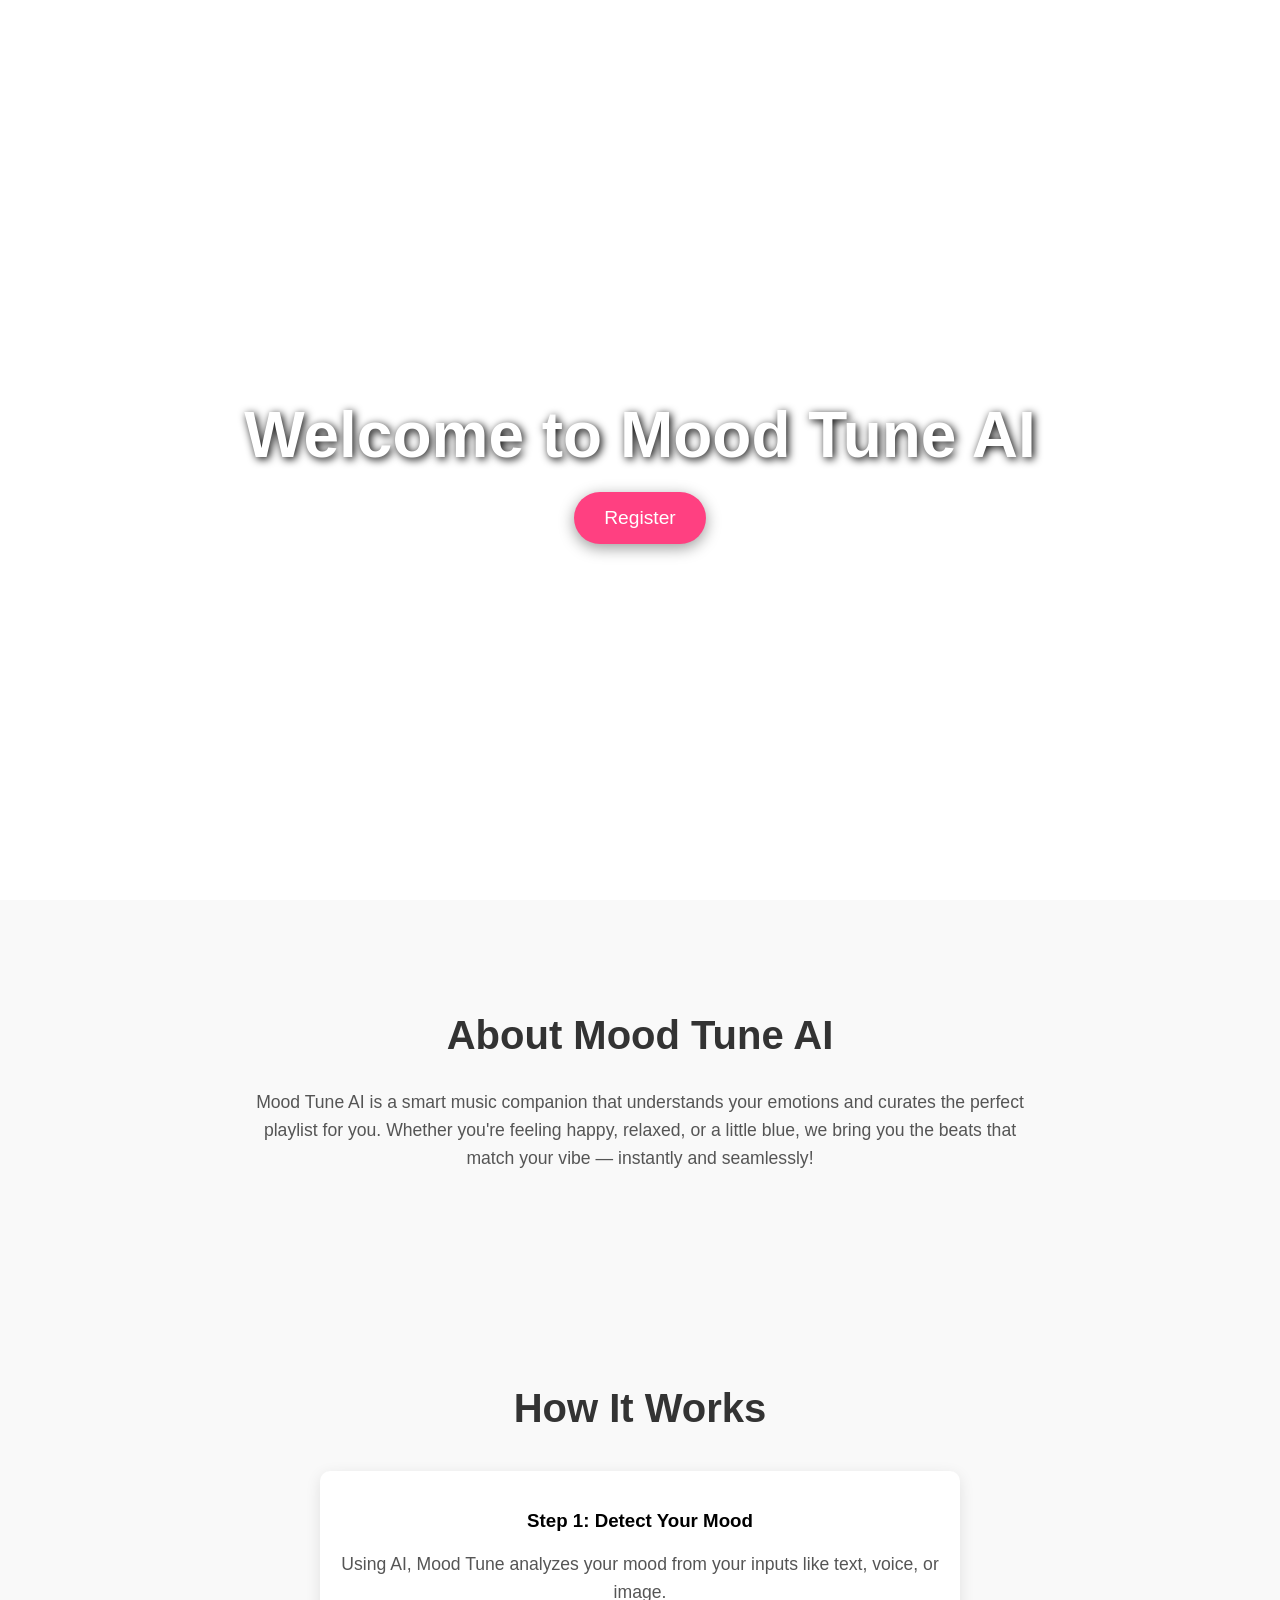
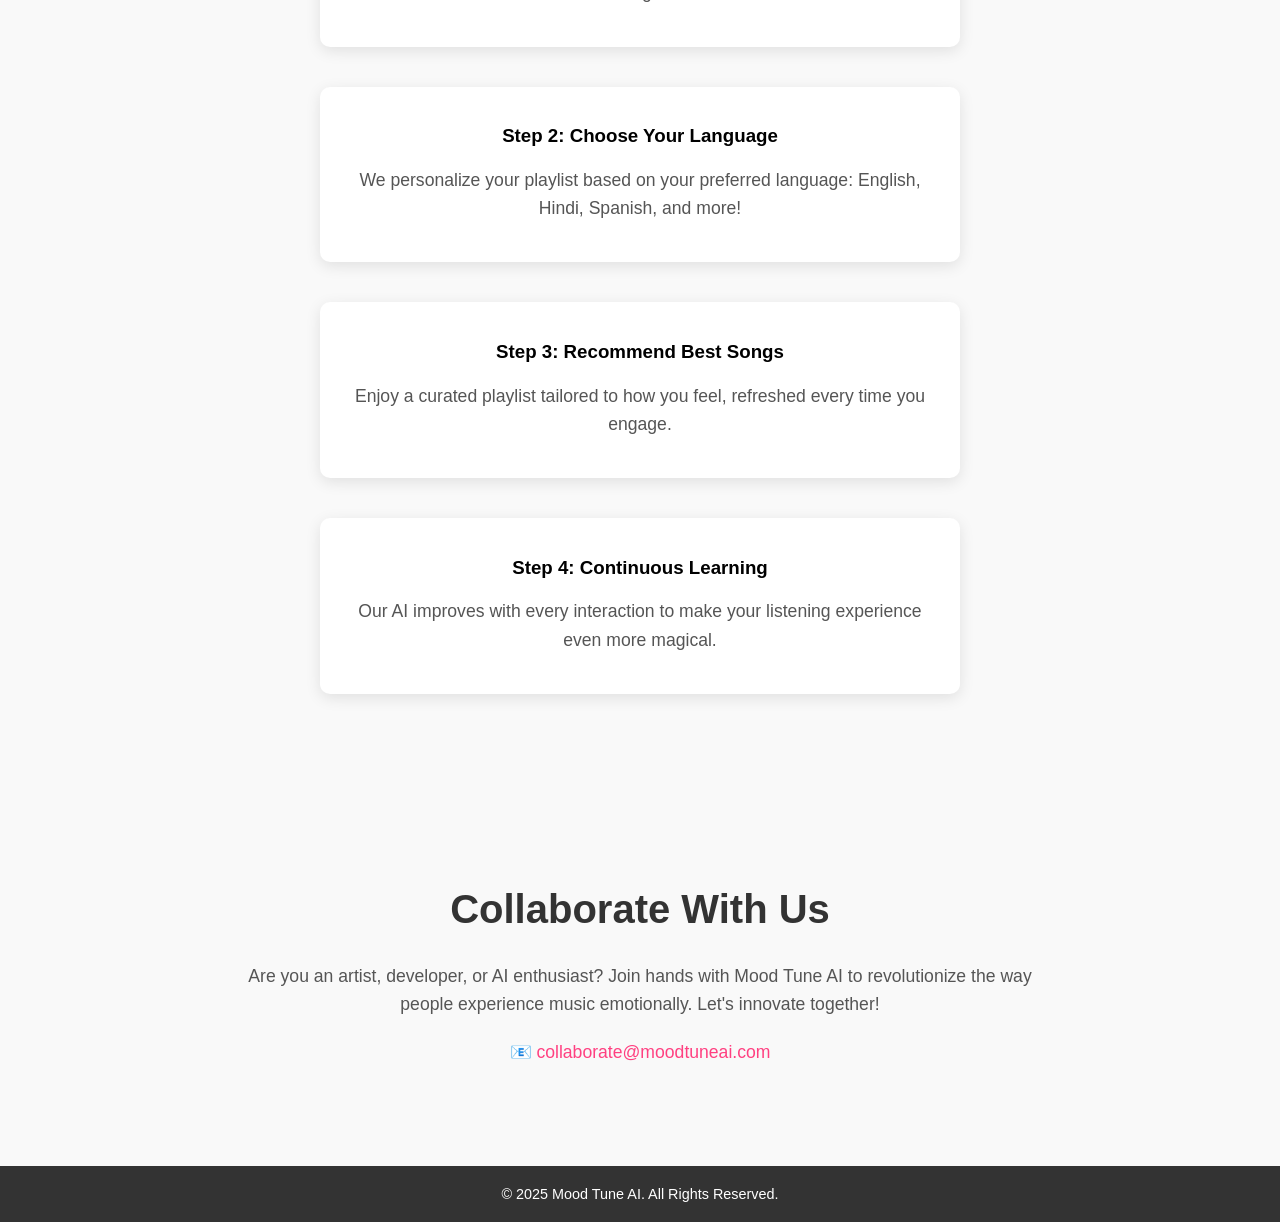
<file: index.html>
<!DOCTYPE html>
<html lang="en">

<head>
    <meta charset="UTF-8">
    <meta name="viewport" content="width=device-width, initial-scale=1">
    <title>Welcome to Mood Tune AI</title>
    <style>
        body,
        html {
            margin: 0;
            padding: 0;
            font-family: 'Poppins', sans-serif;
            scroll-behavior: smooth;
        }

        /* Hero Section */
        .hero {
            background: url('https://code-care.com/wp-content/uploads/2021/04/How-to-create-your-own-music-streaming-app.jpg') no-repeat center center/cover;
            height: 100vh;
            color: white;
            display: flex;
            flex-direction: column;
            justify-content: center;
            align-items: center;
            text-shadow: 2px 2px 8px #000;
            text-align: center;
        }

        .hero h1 {
            font-size: 4rem;
            margin-bottom: 20px;
        }

        .hero button {
            padding: 15px 30px;
            font-size: 1.2rem;
            border: none;
            border-radius: 30px;
            background: #ff4081;
            color: white;
            cursor: pointer;
            transition: background 0.3s ease;
            box-shadow: 0 4px 15px rgba(0, 0, 0, 0.4);
        }

        .hero button:hover {
            background: #e91e63;
        }

        section {
            padding: 80px 20px;
            text-align: center;
        }

        .description,
        .how-it-works,
        .collaboration {
            background: #f9f9f9;
        }

        h2 {
            font-size: 2.5rem;
            margin-bottom: 30px;
            color: #333;
        }

        p {
            max-width: 800px;
            margin: 0 auto 20px;
            font-size: 1.1rem;
            color: #555;
            line-height: 1.6;
        }

        /* Roadmap Style */
        .roadmap {
            display: flex;
            flex-direction: column;
            align-items: center;
            gap: 40px;
            margin-top: 40px;
        }

        .roadmap-step {
            background: white;
            border-radius: 10px;
            padding: 20px;
            max-width: 600px;
            box-shadow: 0 4px 15px rgba(0, 0, 0, 0.1);
            transition: transform 0.3s ease;
        }

        .roadmap-step:hover {
            transform: scale(1.02);
        }

        /* Footer */
        footer {
            background: #333;
            color: white;
            text-align: center;
            padding: 20px 10px;
            font-size: 0.9rem;
        }

        a {
            text-decoration: none;
            color: #ff4081;
        }

        a:hover {
            text-decoration: underline;
        }
    </style>
</head>

<body>

    <!-- Hero Section -->
    <div class="hero">
        <h1>Welcome to Mood Tune AI</h1>
        <button onclick="redirectToLogin()">Register</button>
    </div>

    <!-- Description Section -->
    <section class="description">
        <h2>About Mood Tune AI</h2>
        <p>
            Mood Tune AI is a smart music companion that understands your emotions and curates the perfect playlist for
            you. Whether you're feeling happy, relaxed, or a little blue, we bring you the beats that match your vibe —
            instantly and seamlessly!
        </p>
    </section>

    <!-- How It Works Section -->
    <section class="how-it-works">
        <h2>How It Works</h2>

        <div class="roadmap">
            <div class="roadmap-step">
                <h3>Step 1: Detect Your Mood</h3>
                <p>Using AI, Mood Tune analyzes your mood from your inputs like text, voice, or image.</p>
            </div>
            <div class="roadmap-step">
                <h3>Step 2: Choose Your Language</h3>
                <p>We personalize your playlist based on your preferred language: English, Hindi, Spanish, and more!</p>
            </div>
            <div class="roadmap-step">
                <h3>Step 3: Recommend Best Songs</h3>
                <p>Enjoy a curated playlist tailored to how you feel, refreshed every time you engage.</p>
            </div>
            <div class="roadmap-step">
                <h3>Step 4: Continuous Learning</h3>
                <p>Our AI improves with every interaction to make your listening experience even more magical.</p>
            </div>
        </div>
    </section>

    <!-- Collaboration Section -->
    <section class="collaboration">
        <h2>Collaborate With Us</h2>
        <p>
            Are you an artist, developer, or AI enthusiast? Join hands with Mood Tune AI to revolutionize the way people
            experience music emotionally. Let's innovate together!
        </p>
        <p>📧 <a href="mailto:collaborate@moodtuneai.com">collaborate@moodtuneai.com</a></p>
    </section>

    <!-- Footer -->
    <footer>
        &copy; 2025 Mood Tune AI. All Rights Reserved.
    </footer>

    <script>
        function redirectToLogin() {
            window.location.href = 'Login.html';
        }
    </script>

</body>

</html>
</file>
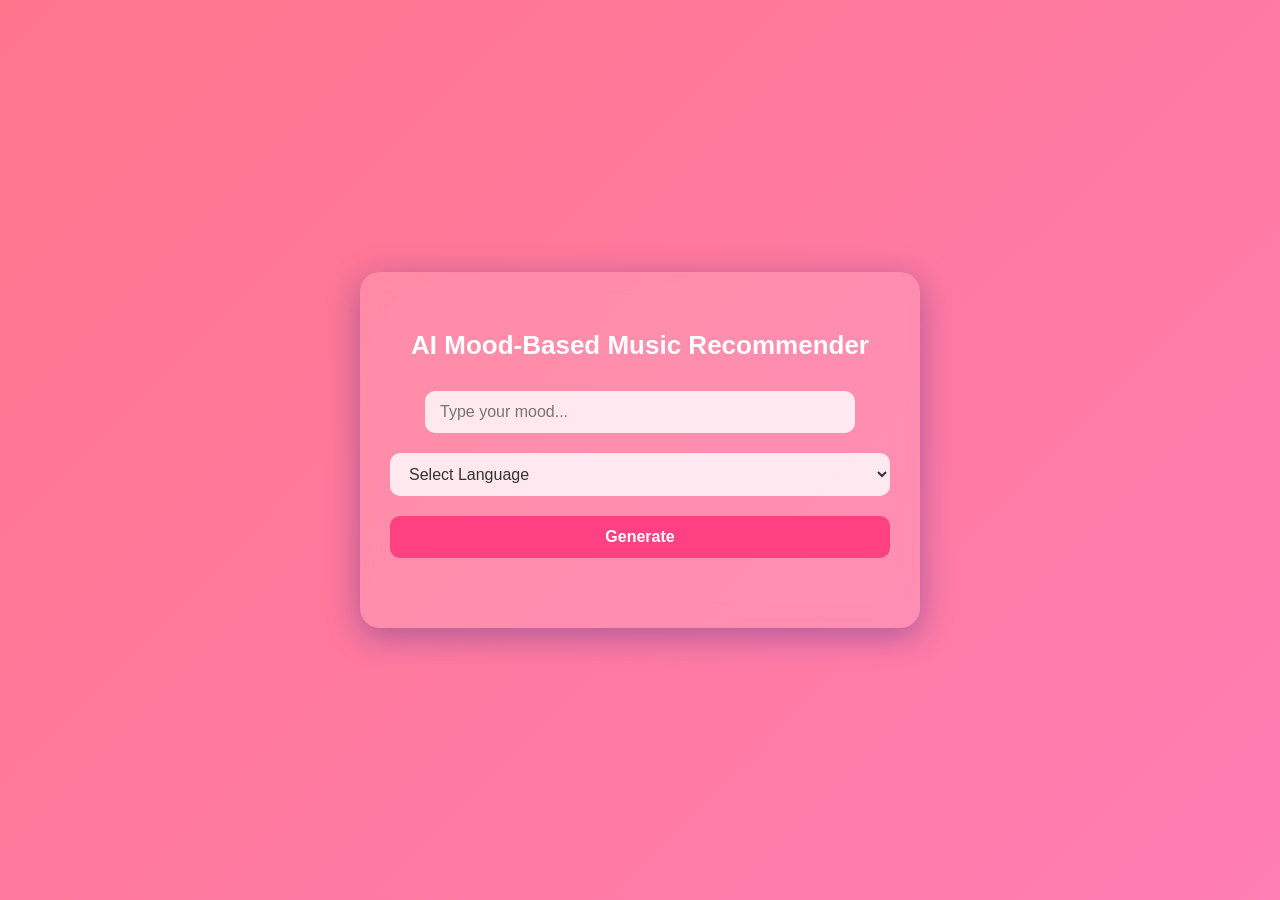
<file: Home.html>
<!DOCTYPE html>
<html lang="en">

<head>
    <meta charset="UTF-8" />
    <meta name="viewport" content="width=device-width, initial-scale=1" />
    <title>AI Mood-Based Music Recommender</title>
    <link rel="stylesheet" href="css/home.css">
</head>

<body>

    <div class="container">
        <h1>AI Mood-Based Music Recommender</h1>

        <input type="text" id="moodInput" class="mood-input" placeholder="Type your mood..." />
        <select id="languageSelect">
            <option value="">Select Language</option>
            <option value="English">English</option>
            <option value="Hindi">Hindi</option>
            <option value="Spanish">Spanish</option>
        </select>
        <button onclick="generateMusic()">Generate</button>

        <div id="output"></div>

        <div id="playerSection" style="display:none;">
            <audio id="audioPlayer" controls></audio>

           <div class="controls">
    <button onclick="prevSong()">⏮</button>
    <button onclick="togglePlayPause()">▶️</button>
    <button onclick="forwardSong()">⏩</button>
    <button onclick="nextSong()">⏭</button>
</div>
        </div>
    </div>

 <script src="js/home.js"></script>
</body>

</html>
</file>
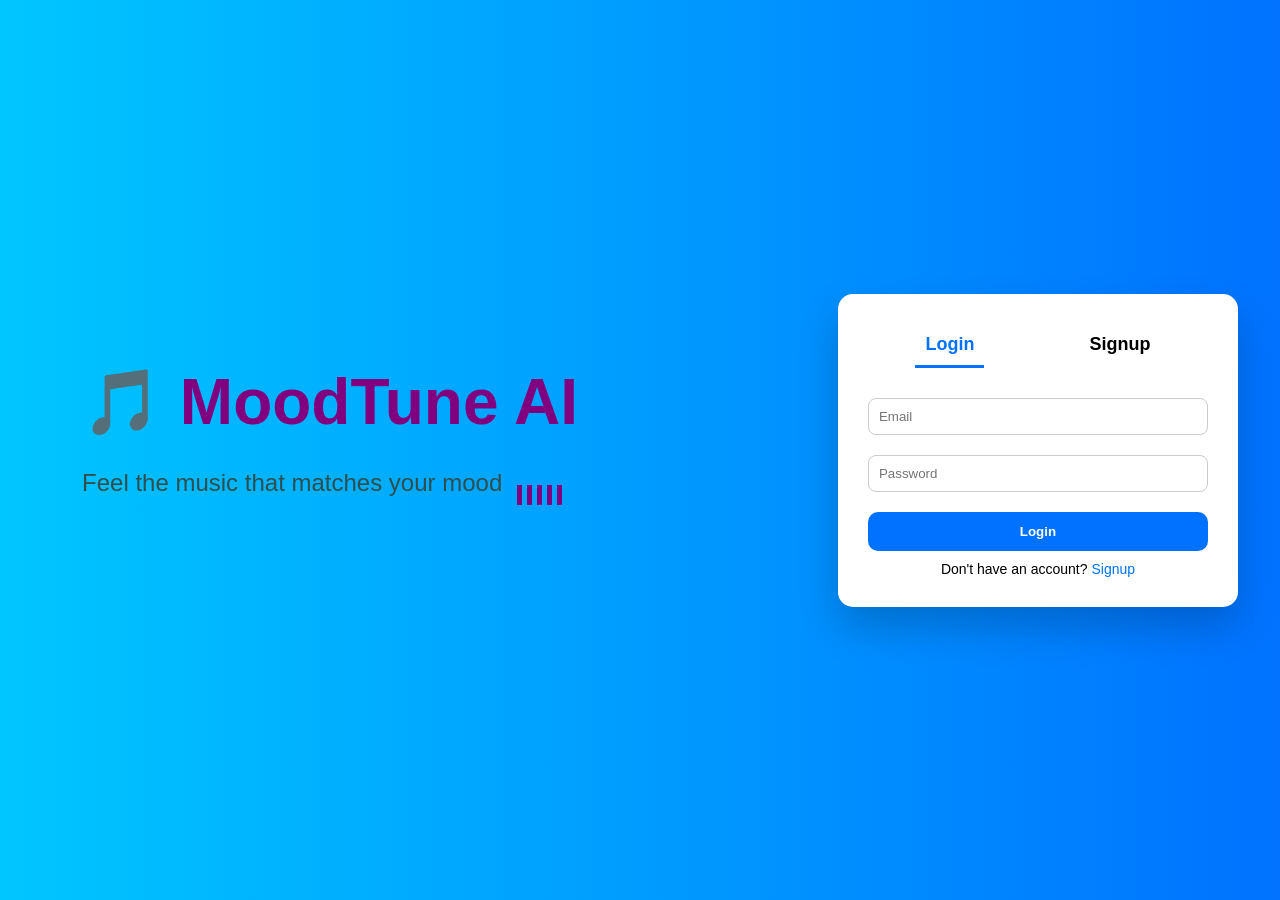
<file: Login.html>
<!DOCTYPE html>
<html lang="en">

<head>
  <meta charset="UTF-8" />
  <meta name="viewport" content="width=device-width, initial-scale=1.0" />
  <title>Login & Signup</title>
  <link rel="stylesheet" href="style.css" />
</head>

<body>
  <div class="header-section">
    <h1 class="project-title">🎵 MoodTune AI</h1>

    <div class="tagline-animation">
      <p class="project-tagline">Feel the music that matches your mood</p>
      <div class="music-animation">
        <span></span><span></span><span></span><span></span><span></span>
      </div>
    </div>
  </div>
  <div class="container">
    <div class="tabs">
      <button id="login-tab" class="active">Login</button>
      <button id="signup-tab">Signup</button>
    </div>

    <form id="login-form" class="active">
      <input type="email" id="login-email" placeholder="Email" required />
      <input type="password" id="login-password" placeholder="Password" required />
      <button type="submit" class="submit">Login</button>
      <div class="message">Don't have an account? <a href="#" onclick="switchTab('signup')">Signup</a></div>
    </form>

    <form id="signup-form">
      <input type="text" id="signup-name" placeholder="Full Name" required />
      <input type="email" id="signup-email" placeholder="Email" required />
      <input type="password" id="signup-password" placeholder="Password" required />
      <button type="submit" class="submit">Signup</button>
      <div class="message">Already have an account? <a href="#" onclick="switchTab('login')">Login</a></div>
    </form>
  </div>

  <script src="script.js"></script>
</body>

</html>
</file>
<file: css/home.css>
body {
    margin: 0;
    font-family: 'Poppins', sans-serif;
    background: linear-gradient(135deg, #ff758c, #ff7eb3);
    height: 100vh;
    display: flex;
    align-items: center;
    justify-content: center;
}

.container {
    background: rgba(255, 255, 255, 0.15);
    border-radius: 20px;
    padding: 40px 30px;
    box-shadow: 0 8px 32px 0 rgba(31, 38, 135, 0.37);
    backdrop-filter: blur(10px);
    text-align: center;
    width: 90%;
    max-width: 500px;
    color: white;
}

h1 {
    font-size: 26px;
    margin-bottom: 30px;
    font-weight: 700;
}

input,
select,
button {
    width: 100%;
    padding: 12px 15px;
    margin: 10px 0;
    border: none;
    border-radius: 10px;
    font-size: 1rem;
    outline: none;
}

.mood-input {
    width: 80%;
    margin: 0 auto 10px;
    display: block;
    background: rgba(255, 255, 255, 0.8);
    color: #333;
}

select {
    background: rgba(255, 255, 255, 0.8);
    color: #333;
}

button {
    background: #ff4081;
    color: white;
    font-weight: bold;
    cursor: pointer;
    transition: background 0.3s ease;
}

button:hover {
    background: #e91e63;
}

audio {
    width: 100%;
    margin-top: 20px;
}

.controls {
display: flex;
justify-content: center;
align-items: center;
margin-top: 15px;
gap: 10px;
}

.controls button {
background: white;
color: #ff4081;
padding: 8px;
border-radius: 50%;
width: 40px;
height: 40px;
font-size: 18px;
display: flex;
align-items: center;
justify-content: center;
border: none;
cursor: pointer;
transition: background 0.3s ease;
}

.controls button:hover {
background: #ffb6c1;
}

#output {
    margin-top: 20px;
    font-size: 1rem;
}
</file>
<file: style.css>
* {
  box-sizing: border-box;
  margin: 0;
  padding: 0;
  font-family: 'Segoe UI', sans-serif;
}

body {
  background: linear-gradient(to right, #00c6ff, #0072ff);
  display: flex;
  justify-content: center;
  align-items: center;
  height: 100vh;
}

.container {
  margin-left: 200px;
  background: #fff;
  border-radius: 15px;
  width: 400px;
  padding: 30px;
  box-shadow: 0 20px 40px rgba(0, 0, 0, 0.2);
}

.tabs {
  display: flex;
  justify-content: space-around;
  margin-bottom: 20px;
}

.tabs button {
  background: none;
  border: none;
  font-size: 18px;
  font-weight: bold;
  cursor: pointer;
  padding: 10px;
  border-bottom: 3px solid transparent;
  transition: all 0.3s ease;
}

.tabs button.active {
  border-bottom: 3px solid #0072ff;
  color: #0072ff;
}

form {
  display: none;
  flex-direction: column;
}

form.active {
  display: flex;
}

input {
  padding: 10px;
  margin: 10px 0;
  border: 1px solid #ccc;
  border-radius: 8px;
  transition: 0.3s;
}

input:focus {
  border-color: #0072ff;
  outline: none;
}

button.submit {
  padding: 12px;
  margin-top: 10px;
  background: #0072ff;
  border: none;
  color: white;
  font-weight: bold;
  border-radius: 10px;
  cursor: pointer;
  transition: 0.3s;
}

button.submit:hover {
  background: #005bb5;
}

.message {
  text-align: center;
  margin-top: 10px;
  font-size: 14px;
}

.message a {
  color: #0072ff;
  text-decoration: none;
}

.header-section {
  text-align: left;
  margin-left: 40px;
  margin-right: 60px;
  /* Adds space between title and container */
  margin-bottom: 30px;
}

.project-title {
  font-size: 4rem;
  /* bigger title */
  font-weight: bold;
  color: purple;
  margin: 0;
  font-family: 'Segoe UI', Tahoma, Geneva, Verdana, sans-serif;
}

.tagline-animation {
  display: flex;
  align-items: center;
  gap: 15px;
  /* space between tagline and animation */
  margin-top: 10px;
}

.project-tagline {
  font-size: 1.5rem;
  color: darkslategray;
  margin-top: 10px;
}

/* Music Animation (unchanged) */
.music-animation {
  display: flex;
  justify-content: flex-start;
  align-items: end;
  gap: 5px;
  height: 40px;
  margin-top: 15px;
}

.music-animation span {
  width: 5px;
  height: 20px;
  background: purple;
  display: block;
  animation: bounce 1s infinite ease-in-out;
}

.music-animation span:nth-child(2) {
  animation-delay: 0.1s;
}

.music-animation span:nth-child(3) {
  animation-delay: 0.2s;
}

.music-animation span:nth-child(4) {
  animation-delay: 0.3s;
}

.music-animation span:nth-child(5) {
  animation-delay: 0.4s;
}

@keyframes bounce {

  0%,
  100% {
    transform: scaleY(0.5);
  }

  50% {
    transform: scaleY(1.5);
  }
}
</file>
